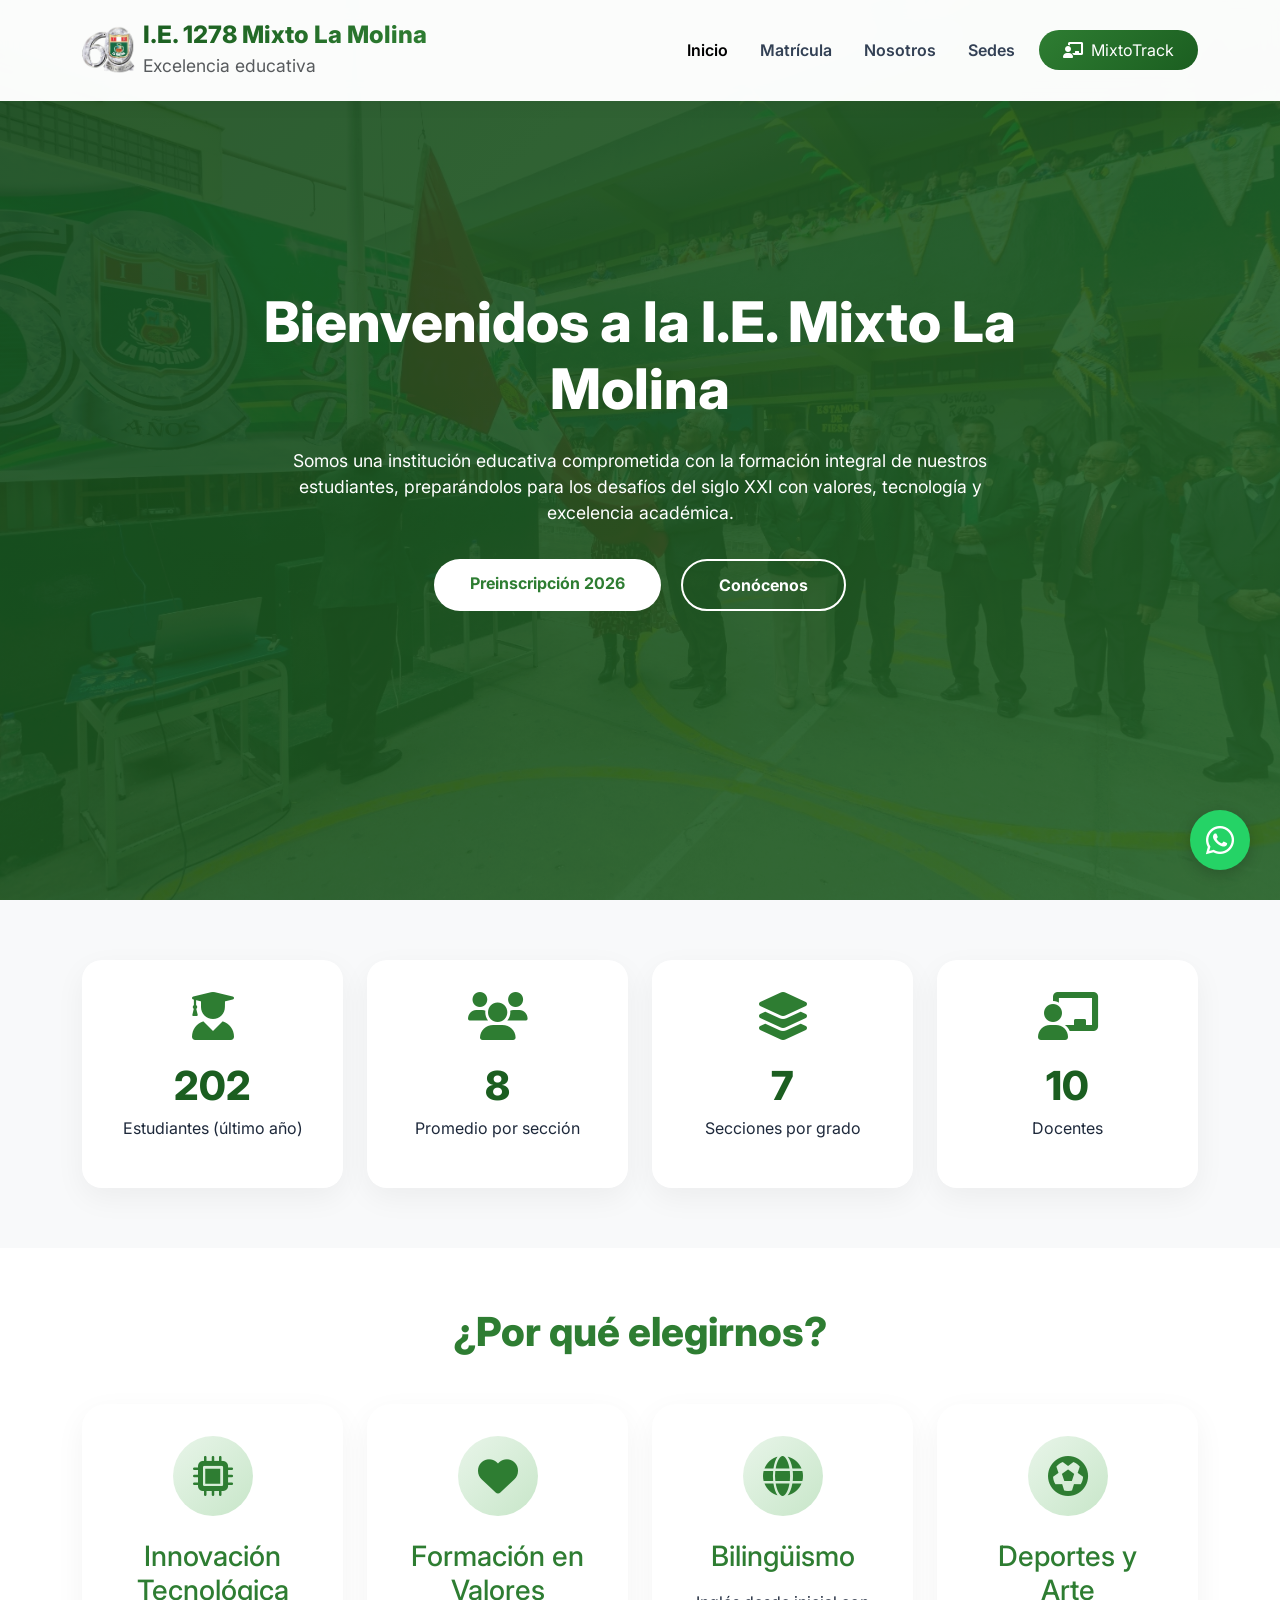
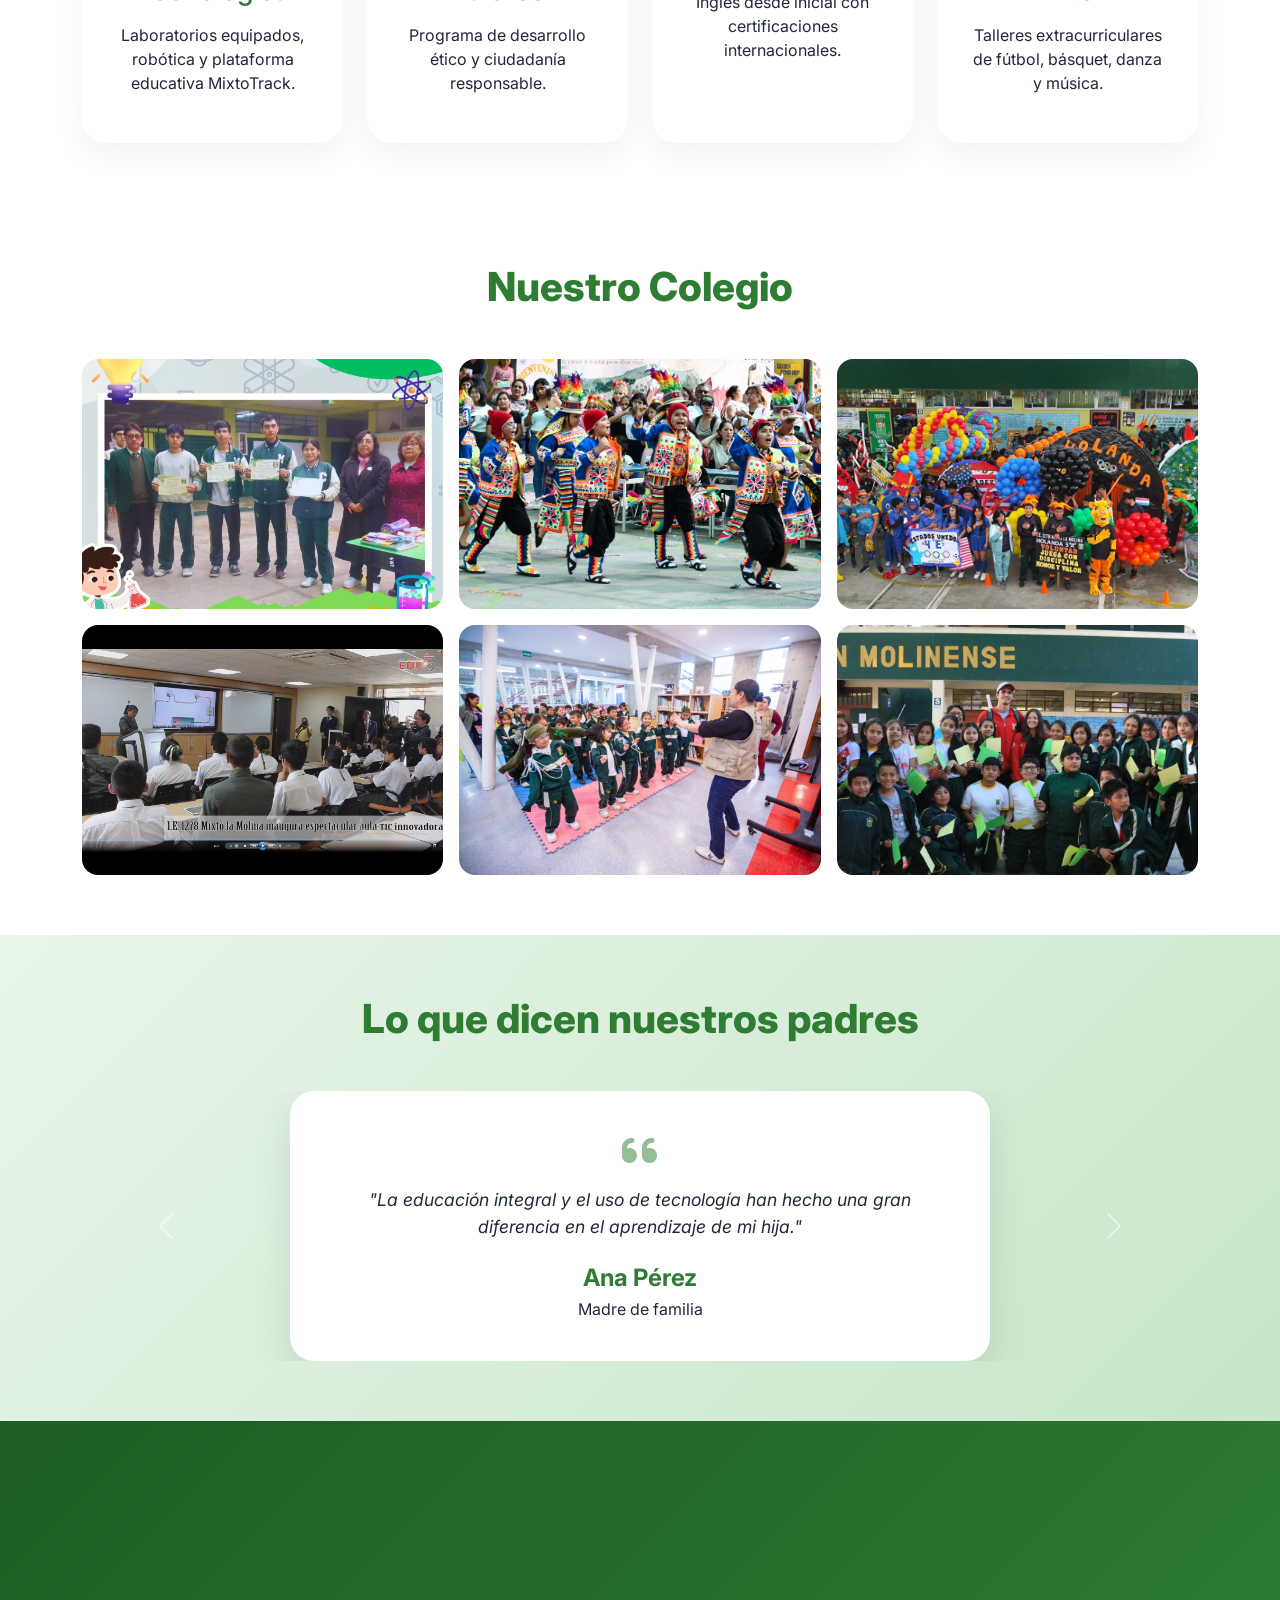
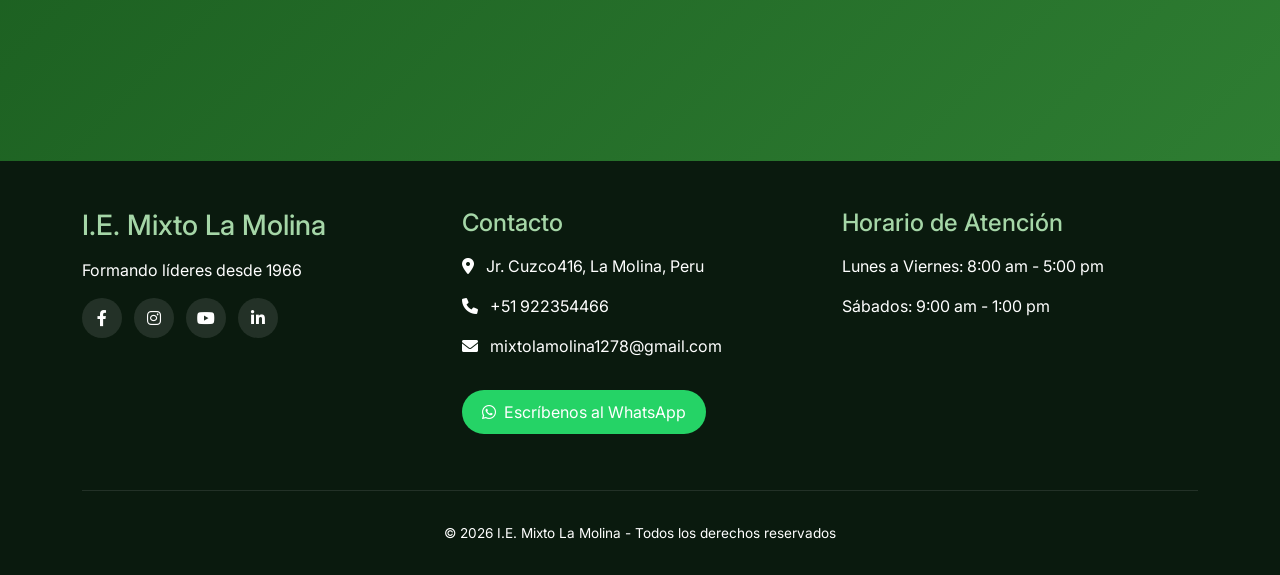
<file: pagina-web/index.html>
<!DOCTYPE html>
<html lang="es">
<head>
    <meta charset="UTF-8">
    <meta name="viewport" content="width=device-width, initial-scale=1.0">
    <title>I.E. Mixto La Molina | Excelencia Educativa</title>
    
    <!-- Bootstrap 5 -->
    <link href="https://cdn.jsdelivr.net/npm/bootstrap@5.3.0/dist/css/bootstrap.min.css" rel="stylesheet">
    <!-- Font Awesome 6 -->
    <link rel="stylesheet" href="https://cdnjs.cloudflare.com/ajax/libs/font-awesome/6.0.0/css/all.min.css">
    <!-- AOS Animations -->
    <link href="https://unpkg.com/aos@2.3.1/dist/aos.css" rel="stylesheet">
    <!-- Google Fonts -->
    <link href="https://fonts.googleapis.com/css2?family=Inter:opsz,wght@14..32,300;400;500;600;700;800&display=swap" rel="stylesheet">
    <!-- Estilos personalizados -->
    <link rel="stylesheet" href="css/styles.css">
</head>
<body>

    <!-- Navbar -->
    <nav class="navbar navbar-expand-lg fixed-top" id="mainNavbar">
        <div class="container">
            <a class="navbar-brand d-flex align-items-center" href="index.html">
                <img src="img/logo-colegio.png" alt="Logo" height="50" class="me-2">
                <div>
                    <h2 class="logo-text mb-0">I.E. 1278 Mixto La Molina</h2>
                    <small class="text-muted">Excelencia educativa</small>
                </div>
            </a>
            <button class="navbar-toggler" type="button" data-bs-toggle="collapse" data-bs-target="#navbarNav">
                <span class="navbar-toggler-icon"></span>
            </button>
            <div class="collapse navbar-collapse" id="navbarNav">
                <ul class="navbar-nav ms-auto align-items-center">
                    <li class="nav-item"><a class="nav-link active" href="index.html">Inicio</a></li>
                    <li class="nav-item"><a class="nav-link" href="matricula.html">Matrícula</a></li>
                    <li class="nav-item"><a class="nav-link" href="nosotros.html">Nosotros</a></li>
                    <li class="nav-item"><a class="nav-link" href="sedes.html">Sedes</a></li>
                    <li class="nav-item"><a class="btn-mixtotrack ms-2" href="http://localhost:8000/dashboard/login/" target="_blank"><i class="fas fa-chalkboard-user me-2"></i>MixtoTrack</a></li>
                </ul>
            </div>
        </div>
    </nav>

    <!-- Hero Section con Parallax -->
    <section class="hero">
        <div class="hero-overlay"></div>
        <div class="container hero-content">
            <h1 data-aos="fade-up">Bienvenidos a la I.E. Mixto La Molina</h1>
            <p class="hero-lema" data-aos="fade-up" data-aos-delay="100">"Educación, Tecnología y Futuro"</p>
            <p class="hero-desc" data-aos="fade-up" data-aos-delay="200">Somos una institución educativa comprometida con la formación integral de nuestros estudiantes, preparándolos para los desafíos del siglo XXI con valores, tecnología y excelencia académica.</p>
            <div class="hero-buttons" data-aos="fade-up" data-aos-delay="300">
                <a href="matricula.html" class="btn-primary-custom">Preinscripción 2026</a>
                <a href="nosotros.html" class="btn-outline-custom">Conócenos</a>
            </div>
        </div>
    </section>

    <!-- Stats Section con contadores animados -->
    <section class="stats-section">
        <div class="container">
            <div class="row g-4">
                <div class="col-md-3 col-6" data-aos="fade-up">
                    <div class="stat-card">
                        <i class="fas fa-user-graduate"></i>
                        <div class="stat-number"><span class="counter" data-target="937">0</span></div>
                        <p>Estudiantes (último año)</p>
                    </div>
                </div>
                <div class="col-md-3 col-6" data-aos="fade-up" data-aos-delay="100">
                    <div class="stat-card">
                        <i class="fas fa-users"></i>
                        <div class="stat-number"><span class="counter" data-target="33">0</span></div>
                        <p>Promedio por sección</p>
                    </div>
                </div>
                <div class="col-md-3 col-6" data-aos="fade-up" data-aos-delay="200">
                    <div class="stat-card">
                        <i class="fas fa-layer-group"></i>
                        <div class="stat-number"><span class="counter" data-target="28">0</span></div>
                        <p>Secciones por grado</p>
                    </div>
                </div>
                <div class="col-md-3 col-6" data-aos="fade-up" data-aos-delay="300">
                    <div class="stat-card">
                        <i class="fas fa-chalkboard-user"></i>
                        <div class="stat-number"><span class="counter" data-target="46">0</span></div>
                        <p>Docentes</p>
                    </div>
                </div>
            </div>
        </div>
    </section>

    <!-- ¿Por qué elegirnos? -->
    <section class="razones-section">
        <div class="container">
            <h2 class="section-title" data-aos="fade-up">¿Por qué elegirnos?</h2>
            <div class="row g-4">
                <div class="col-md-3" data-aos="flip-left">
                    <div class="razon-card">
                        <div class="razon-icon"><i class="fas fa-microchip"></i></div>
                        <h3>Innovación Tecnológica</h3>
                        <p>Laboratorios equipados, robótica y plataforma educativa MixtoTrack.</p>
                    </div>
                </div>
                <div class="col-md-3" data-aos="flip-left" data-aos-delay="100">
                    <div class="razon-card">
                        <div class="razon-icon"><i class="fas fa-heart"></i></div>
                        <h3>Formación en Valores</h3>
                        <p>Programa de desarrollo ético y ciudadanía responsable.</p>
                    </div>
                </div>
                <div class="col-md-3" data-aos="flip-left" data-aos-delay="200">
                    <div class="razon-card">
                        <div class="razon-icon"><i class="fas fa-globe"></i></div>
                        <h3>Bilingüismo</h3>
                        <p>Inglés desde inicial con certificaciones internacionales.</p>
                    </div>
                </div>
                <div class="col-md-3" data-aos="flip-left" data-aos-delay="300">
                    <div class="razon-card">
                        <div class="razon-icon"><i class="fas fa-futbol"></i></div>
                        <h3>Deportes y Arte</h3>
                        <p>Talleres extracurriculares de fútbol, básquet, danza y música.</p>
                    </div>
                </div>
            </div>
        </div>
    </section>

    <!-- Galería de Fotos -->
    <section class="galeria-section">
        <div class="container">
            <h2 class="section-title" data-aos="fade-up">Nuestro Colegio</h2>
            <div class="row g-3">
                <div class="col-md-4" data-aos="fade-up">
                    <div class="galeria-item">
                        <img src="img/galeria1.jpg" alt="Clase de robótica">
                        <div class="galeria-overlay">
                            <i class="fas fa-search-plus"></i>
                        </div>
                    </div>
                </div>
                <div class="col-md-4" data-aos="fade-up" data-aos-delay="100">
                    <div class="galeria-item">
                        <img src="img/galeria2.jpg" alt="Taller de arte">
                        <div class="galeria-overlay">
                            <i class="fas fa-search-plus"></i>
                        </div>
                    </div>
                </div>
                <div class="col-md-4" data-aos="fade-up" data-aos-delay="200">
                    <div class="galeria-item">
                        <img src="img/galeria3.jpg" alt="Campeonato deportivo">
                        <div class="galeria-overlay">
                            <i class="fas fa-search-plus"></i>
                        </div>
                    </div>
                </div>
                <div class="col-md-4" data-aos="fade-up" data-aos-delay="300">
                    <div class="galeria-item">
                        <img src="img/galeria4.jpg" alt="Laboratorio de ciencias">
                        <div class="galeria-overlay">
                            <i class="fas fa-search-plus"></i>
                        </div>
                    </div>
                </div>
                <div class="col-md-4" data-aos="fade-up" data-aos-delay="400">
                    <div class="galeria-item">
                        <img src="img/galeria5.jpg" alt="Biblioteca moderna">
                        <div class="galeria-overlay">
                            <i class="fas fa-search-plus"></i>
                        </div>
                    </div>
                </div>
                <div class="col-md-4" data-aos="fade-up" data-aos-delay="500">
                    <div class="galeria-item">
                        <img src="img/galeria6.jpg" alt="Patio de recreación">
                        <div class="galeria-overlay">
                            <i class="fas fa-search-plus"></i>
                        </div>
                    </div>
                </div>
            </div>
        </div>
    </section>

    <!-- Testimonios -->
    <section class="testimonios-section">
        <div class="container">
            <h2 class="section-title" data-aos="fade-up">Lo que dicen nuestros padres</h2>
            <div id="testimoniosCarousel" class="carousel slide" data-bs-ride="carousel">
                <div class="carousel-inner">
                    <div class="carousel-item active">
                        <div class="testimonio-card">
                            <i class="fas fa-quote-left"></i>
                            <p>"La educación integral y el uso de tecnología han hecho una gran diferencia en el aprendizaje de mi hija."</p>
                            <h4>Ana Pérez</h4>
                            <span>Madre de familia</span>
                        </div>
                    </div>
                    <div class="carousel-item">
                        <div class="testimonio-card">
                            <i class="fas fa-quote-left"></i>
                            <p>"Los talleres y el acompañamiento docente son excelentes. Mi hijo ha mejorado mucho sus calificaciones."</p>
                            <h4>Carlos Gómez</h4>
                            <span>Padre de familia</span>
                        </div>
                    </div>
                    <div class="carousel-item">
                        <div class="testimonio-card">
                            <i class="fas fa-quote-left"></i>
                            <p>"La plataforma MixtoTrack nos permite seguir el progreso de nuestros hijos en tiempo real. Increíble."</p>
                            <h4>Rosa Mendoza</h4>
                            <span>Madre de familia</span>
                        </div>
                    </div>
                </div>
                <button class="carousel-control-prev" type="button" data-bs-target="#testimoniosCarousel" data-bs-slide="prev">
                    <span class="carousel-control-prev-icon" aria-hidden="true"></span>
                </button>
                <button class="carousel-control-next" type="button" data-bs-target="#testimoniosCarousel" data-bs-slide="next">
                    <span class="carousel-control-next-icon" aria-hidden="true"></span>
                </button>
            </div>
        </div>
    </section>

    <!-- CTA Final -->
    <section class="cta-section">
        <div class="container text-center">
            <h2 data-aos="fade-up">¿Listo para formar parte de nuestra comunidad?</h2>
            <p data-aos="fade-up" data-aos-delay="100">Inscríbete ahora y asegura una vacante para el año 2026</p>
            <a href="matricula.html" class="btn-cta" data-aos="fade-up" data-aos-delay="200">Solicitar Información</a>
        </div>
    </section>

    <!-- Footer -->
    <footer class="footer">
        <div class="container">
            <div class="row">
                <div class="col-md-4 mb-4">
                    <h3>I.E. Mixto La Molina</h3>
                    <p>Formando líderes desde 1966</p>
                    <div class="social-links">
                        <a href="#" class="social-icon"><i class="fab fa-facebook-f"></i></a>
                        <a href="#" class="social-icon"><i class="fab fa-instagram"></i></a>
                        <a href="#" class="social-icon"><i class="fab fa-youtube"></i></a>
                        <a href="#" class="social-icon"><i class="fab fa-linkedin-in"></i></a>
                    </div>
                </div>
                <div class="col-md-4 mb-4">
                    <h4>Contacto</h4>
                    <p><i class="fas fa-map-marker-alt me-2"></i> Jr. Cuzco416, La Molina, Peru</p>
                    <p><i class="fas fa-phone me-2"></i> +51 922354466</p>
                    <p><i class="fas fa-envelope me-2"></i> mixtolamolina1278@gmail.com</p>
                    <a href="https://wa.me/922354466" class="btn-whatsapp" target="_blank">
                        <i class="fab fa-whatsapp me-2"></i> Escríbenos al WhatsApp
                    </a>
                </div>
                <div class="col-md-4 mb-4">
                    <h4>Horario de Atención</h4>
                    <p>Lunes a Viernes: 8:00 am - 5:00 pm</p>
                    <p>Sábados: 9:00 am - 1:00 pm</p>
                </div>
            </div>
            <div class="footer-bottom">
                <p>&copy; 2026 I.E. Mixto La Molina - Todos los derechos reservados</p>
            </div>
        </div>
    </footer>

    <!-- Botón flotante WhatsApp -->
    <a href="https://wa.me/51987654321" class="whatsapp-float" target="_blank">
        <i class="fab fa-whatsapp"></i>
    </a>

    <!-- Scripts -->
    <script src="https://cdn.jsdelivr.net/npm/bootstrap@5.3.0/dist/js/bootstrap.bundle.min.js"></script>
    <script src="https://unpkg.com/aos@2.3.1/dist/aos.js"></script>
    <script src="js/script.js"></script>
</body>
</html>
</file>
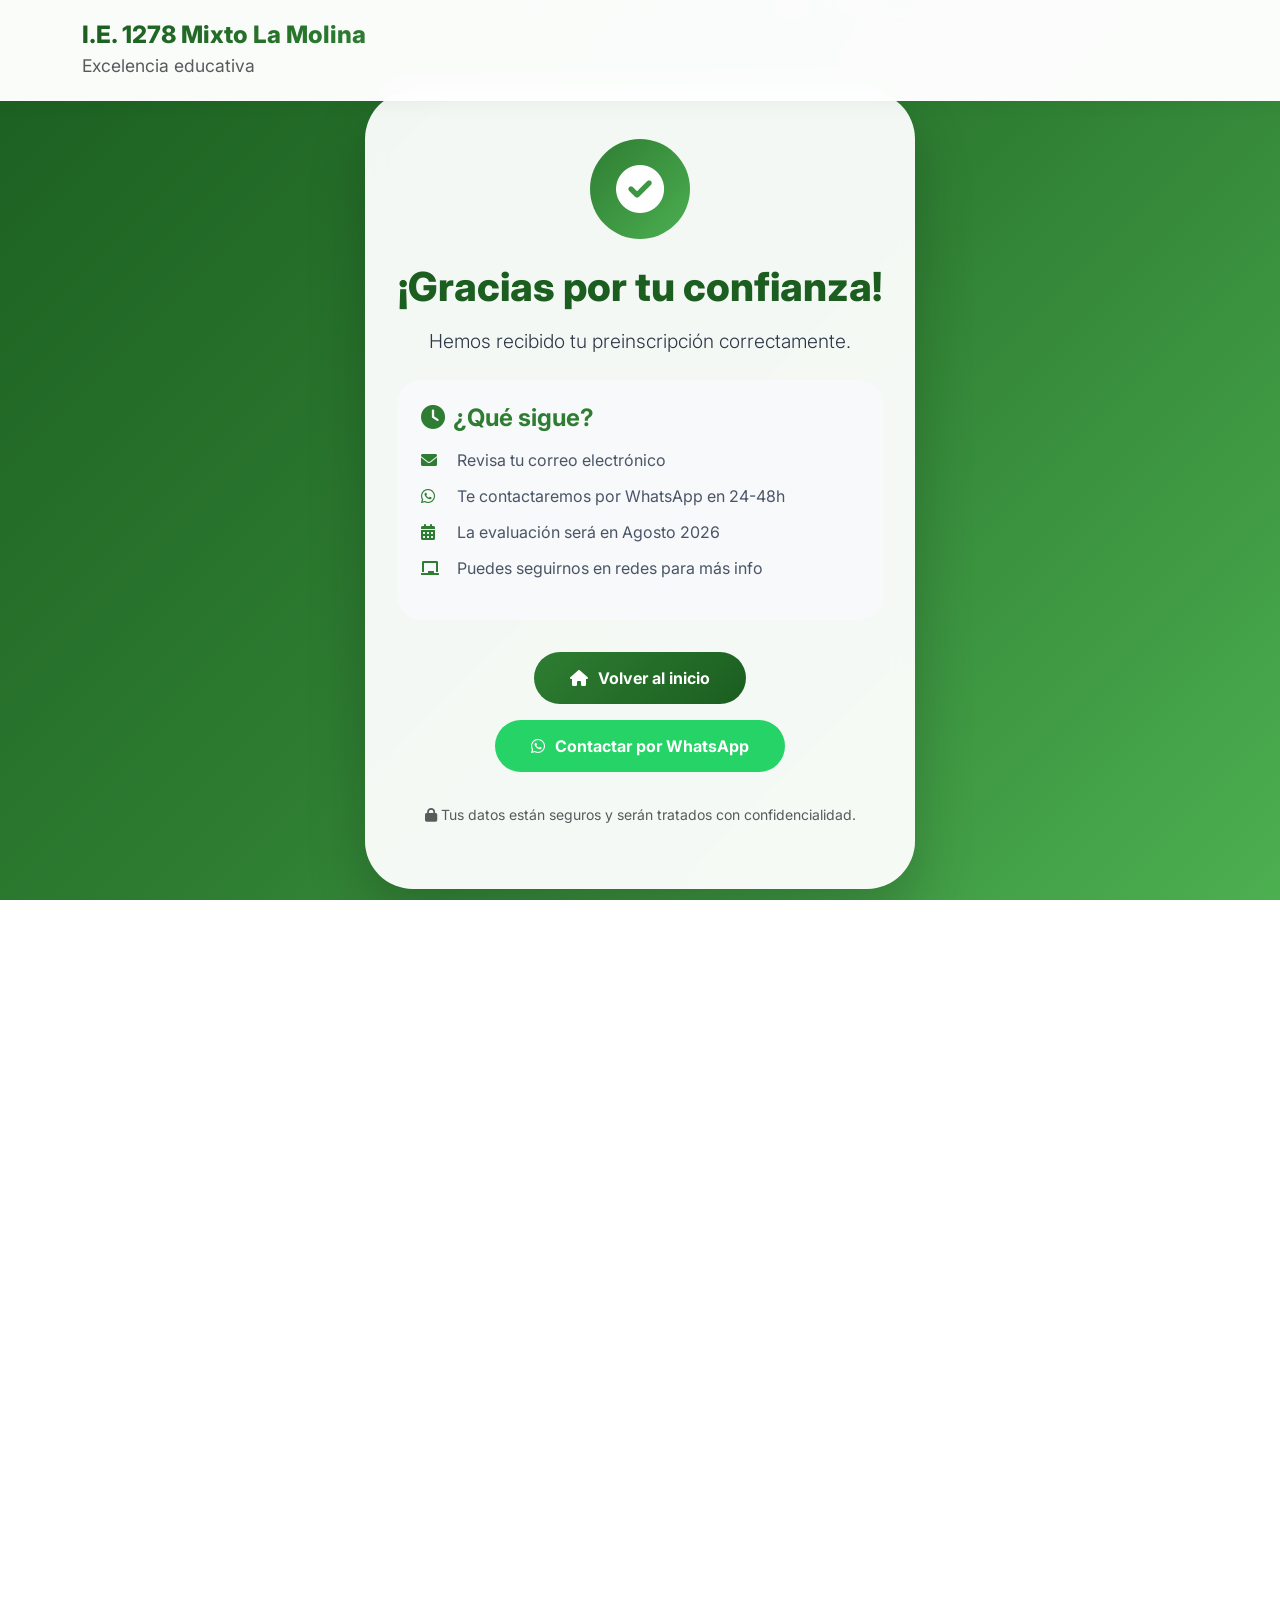
<file: pagina-web/gracias.html>
<!DOCTYPE html>
<html lang="es">
<head>
    <meta charset="UTF-8">
    <meta name="viewport" content="width=device-width, initial-scale=1.0">
    <title>¡Gracias! | I.E. 1278 Mixto La Molina</title>
    
    <!-- Bootstrap 5 -->
    <link href="https://cdn.jsdelivr.net/npm/bootstrap@5.3.0/dist/css/bootstrap.min.css" rel="stylesheet">
    <!-- Font Awesome 6 -->
    <link rel="stylesheet" href="https://cdnjs.cloudflare.com/ajax/libs/font-awesome/6.0.0/css/all.min.css">
    <!-- AOS Animations -->
    <link href="https://unpkg.com/aos@2.3.1/dist/aos.css" rel="stylesheet">
    <!-- Google Fonts -->
    <link href="https://fonts.googleapis.com/css2?family=Inter:opsz,wght@14..32,300;400;500;600;700;800&display=swap" rel="stylesheet">
    
    <style>
        * {
            margin: 0;
            padding: 0;
            box-sizing: border-box;
        }

        body {
            font-family: 'Inter', sans-serif;
            overflow-x: hidden;
        }

        .navbar {
            background: rgba(255, 255, 255, 0.98);
            backdrop-filter: blur(10px);
            box-shadow: 0 2px 20px rgba(0, 0, 0, 0.05);
            padding: 1rem 0;
            transition: all 0.3s ease;
        }

        .navbar-scrolled {
            padding: 0.5rem 0;
            background: white;
            box-shadow: 0 4px 25px rgba(0, 0, 0, 0.1);
        }

        .logo-text {
            font-weight: 800;
            font-size: 1.5rem;
            background: linear-gradient(135deg, #1B5E20, #2E7D32);
            -webkit-background-clip: text;
            background-clip: text;
            color: transparent;
        }

        .hero-gracias {
            min-height: 100vh;
            background: linear-gradient(135deg, #1B5E20 0%, #2E7D32 50%, #4CAF50 100%);
            position: relative;
            overflow: hidden;
            display: flex;
            align-items: center;
            justify-content: center;
            text-align: center;
            /* 👇 ESTO ES LO NUEVO - compensa el navbar fijo */
            padding-top: 80px;
        }

        /* Partículas de fondo */
        .particles {
            position: absolute;
            top: 0;
            left: 0;
            width: 100%;
            height: 100%;
            overflow: hidden;
        }

        .particle {
            position: absolute;
            background: rgba(255, 255, 255, 0.1);
            border-radius: 50%;
            animation: float 20s infinite;
        }

        @keyframes float {
            0% {
                transform: translateY(100vh) rotate(0deg);
                opacity: 0;
            }
            10% {
                opacity: 1;
            }
            90% {
                opacity: 1;
            }
            100% {
                transform: translateY(-100vh) rotate(720deg);
                opacity: 0;
            }
        }

        .gracias-card {
            position: relative;
            z-index: 2;
            background: rgba(255, 255, 255, 0.95);
            backdrop-filter: blur(10px);
            border-radius: 48px;
            padding: 3rem 2rem;
            max-width: 550px;
            margin: 0 auto;
            box-shadow: 0 30px 60px rgba(0, 0, 0, 0.2);
            animation: fadeInUp 0.8s ease;
        }

        @keyframes fadeInUp {
            from {
                opacity: 0;
                transform: translateY(50px);
            }
            to {
                opacity: 1;
                transform: translateY(0);
            }
        }

        .icon-circle {
            width: 100px;
            height: 100px;
            background: linear-gradient(135deg, #2E7D32, #4CAF50);
            border-radius: 50%;
            display: flex;
            align-items: center;
            justify-content: center;
            margin: 0 auto 1.5rem;
            animation: pulse 2s infinite;
        }

        @keyframes pulse {
            0% {
                transform: scale(1);
                box-shadow: 0 0 0 0 rgba(76, 175, 80, 0.7);
            }
            70% {
                transform: scale(1.05);
                box-shadow: 0 0 0 15px rgba(76, 175, 80, 0);
            }
            100% {
                transform: scale(1);
                box-shadow: 0 0 0 0 rgba(76, 175, 80, 0);
            }
        }

        .icon-circle i {
            font-size: 3rem;
            color: white;
        }

        .gracias-card h1 {
            font-size: 2.5rem;
            font-weight: 800;
            color: #1B5E20;
            margin-bottom: 1rem;
        }

        .gracias-card .lead {
            font-size: 1.2rem;
            color: #2d3748;
            margin-bottom: 1.5rem;
        }

        .info-box {
            background: #F8F9FA;
            border-radius: 24px;
            padding: 1.5rem;
            margin: 1.5rem 0;
            text-align: left;
        }

        .info-box h4 {
            color: #2E7D32;
            font-weight: 700;
            margin-bottom: 1rem;
        }

        .info-box ul {
            list-style: none;
            padding-left: 0;
        }

        .info-box ul li {
            margin-bottom: 0.75rem;
            display: flex;
            align-items: center;
            gap: 0.75rem;
            color: #4a5568;
        }

        .info-box ul li i {
            color: #2E7D32;
            width: 24px;
        }

        .btn-volver {
            background: linear-gradient(135deg, #2E7D32, #1B5E20);
            color: white;
            padding: 14px 36px;
            border-radius: 50px;
            text-decoration: none;
            font-weight: 700;
            display: inline-flex;
            align-items: center;
            gap: 10px;
            transition: all 0.3s;
            margin: 0.5rem;
        }

        .btn-volver:hover {
            transform: translateY(-3px);
            box-shadow: 0 15px 30px rgba(46, 125, 50, 0.3);
            color: white;
        }

        .btn-whatsapp-gracias {
            background: #25D366;
            color: white;
            padding: 14px 36px;
            border-radius: 50px;
            text-decoration: none;
            font-weight: 700;
            display: inline-flex;
            align-items: center;
            gap: 10px;
            transition: all 0.3s;
            margin: 0.5rem;
        }

        .btn-whatsapp-gracias:hover {
            transform: translateY(-3px);
            box-shadow: 0 15px 30px rgba(37, 211, 102, 0.3);
            color: white;
        }

        .confetti {
            position: fixed;
            width: 10px;
            height: 10px;
            background: #FFD700;
            position: absolute;
            animation: confettiFall 3s linear forwards;
            z-index: 9999;
            pointer-events: none;
        }

        @keyframes confettiFall {
            0% {
                transform: translateY(-100vh) rotate(0deg);
                opacity: 1;
            }
            100% {
                transform: translateY(100vh) rotate(360deg);
                opacity: 0;
            }
        }

        @media (max-width: 768px) {
            .hero-gracias {
                padding-top: 70px;
            }
            .gracias-card {
                margin: 1rem;
                padding: 2rem 1.5rem;
            }
            .gracias-card h1 {
                font-size: 1.8rem;
            }
            .btn-volver, .btn-whatsapp-gracias {
                display: flex;
                width: 100%;
                justify-content: center;
            }
        }
    </style>
</head>
<body>

    <!-- Navbar -->
    <nav class="navbar navbar-expand-lg fixed-top" id="mainNavbar">
        <div class="container">
            <a class="navbar-brand" href="index.html">
                <h2 class="logo-text mb-0">I.E. 1278 Mixto La Molina</h2>
                <small class="text-muted">Excelencia educativa</small>
            </a>
        </div>
    </nav>

    <section class="hero-gracias">
        <!-- Partículas flotantes -->
        <div class="particles" id="particles"></div>
        
        <div class="container">
            <div class="gracias-card" data-aos="zoom-in">
                <div class="icon-circle">
                    <i class="fas fa-check-circle"></i>
                </div>
                
                <h1>¡Gracias por tu confianza!</h1>
                <p class="lead">Hemos recibido tu preinscripción correctamente.</p>
                
                <div class="info-box" data-aos="fade-up" data-aos-delay="100">
                    <h4><i class="fas fa-clock me-2"></i>¿Qué sigue?</h4>
                    <ul>
                        <li><i class="fas fa-envelope"></i> Revisa tu correo electrónico</li>
                        <li><i class="fab fa-whatsapp"></i> Te contactaremos por WhatsApp en 24-48h</li>
                        <li><i class="fas fa-calendar-alt"></i> La evaluación será en Agosto 2026</li>
                        <li><i class="fas fa-chalkboard"></i> Puedes seguirnos en redes para más info</li>
                    </ul>
                </div>
                
                <div data-aos="fade-up" data-aos-delay="200">
                    <a href="index.html" class="btn-volver">
                        <i class="fas fa-home"></i> Volver al inicio
                    </a>
                    <a href="https://wa.me/51922354466" class="btn-whatsapp-gracias" target="_blank">
                        <i class="fab fa-whatsapp"></i> Contactar por WhatsApp
                    </a>
                </div>
                
                <p class="mt-4 text-muted small">
                    <i class="fas fa-lock"></i> Tus datos están seguros y serán tratados con confidencialidad.
                </p>
            </div>
        </div>
    </section>

    <script src="https://cdn.jsdelivr.net/npm/bootstrap@5.3.0/dist/js/bootstrap.bundle.min.js"></script>
    <script src="https://unpkg.com/aos@2.3.1/dist/aos.js"></script>
    <script>
        // Inicializar AOS
        AOS.init({
            duration: 800,
            once: true
        });

        // Navbar scroll effect
        window.addEventListener('scroll', function() {
            const navbar = document.getElementById('mainNavbar');
            if (window.scrollY > 50) {
                navbar.classList.add('navbar-scrolled');
            } else {
                navbar.classList.remove('navbar-scrolled');
            }
        });

        // Generar partículas flotantes
        function createParticles() {
            const particlesContainer = document.getElementById('particles');
            const particleCount = 50;
            
            for (let i = 0; i < particleCount; i++) {
                const particle = document.createElement('div');
                particle.classList.add('particle');
                
                const size = Math.random() * 15 + 5;
                particle.style.width = size + 'px';
                particle.style.height = size + 'px';
                particle.style.left = Math.random() * 100 + '%';
                const duration = Math.random() * 15 + 10;
                particle.style.animationDuration = duration + 's';
                particle.style.animationDelay = Math.random() * 10 + 's';
                particle.style.opacity = Math.random() * 0.3 + 0.1;
                
                particlesContainer.appendChild(particle);
            }
        }
        
        createParticles();

        // Confeti al cargar la página
        function createConfetti() {
            const colors = ['#FFD700', '#FF6B6B', '#4ECDC4', '#45B7D1', '#96CEB4', '#FFEAA7'];
            
            for (let i = 0; i < 100; i++) {
                const confetti = document.createElement('div');
                confetti.classList.add('confetti');
                confetti.style.left = Math.random() * 100 + '%';
                confetti.style.backgroundColor = colors[Math.floor(Math.random() * colors.length)];
                confetti.style.width = Math.random() * 8 + 4 + 'px';
                confetti.style.height = Math.random() * 8 + 4 + 'px';
                confetti.style.animationDuration = Math.random() * 2 + 2 + 's';
                confetti.style.animationDelay = Math.random() * 2 + 's';
                document.body.appendChild(confetti);
                
                setTimeout(() => {
                    confetti.remove();
                }, 4000);
            }
        }
        
        setTimeout(createConfetti, 500);
    </script>
</body>
</html>
</file>
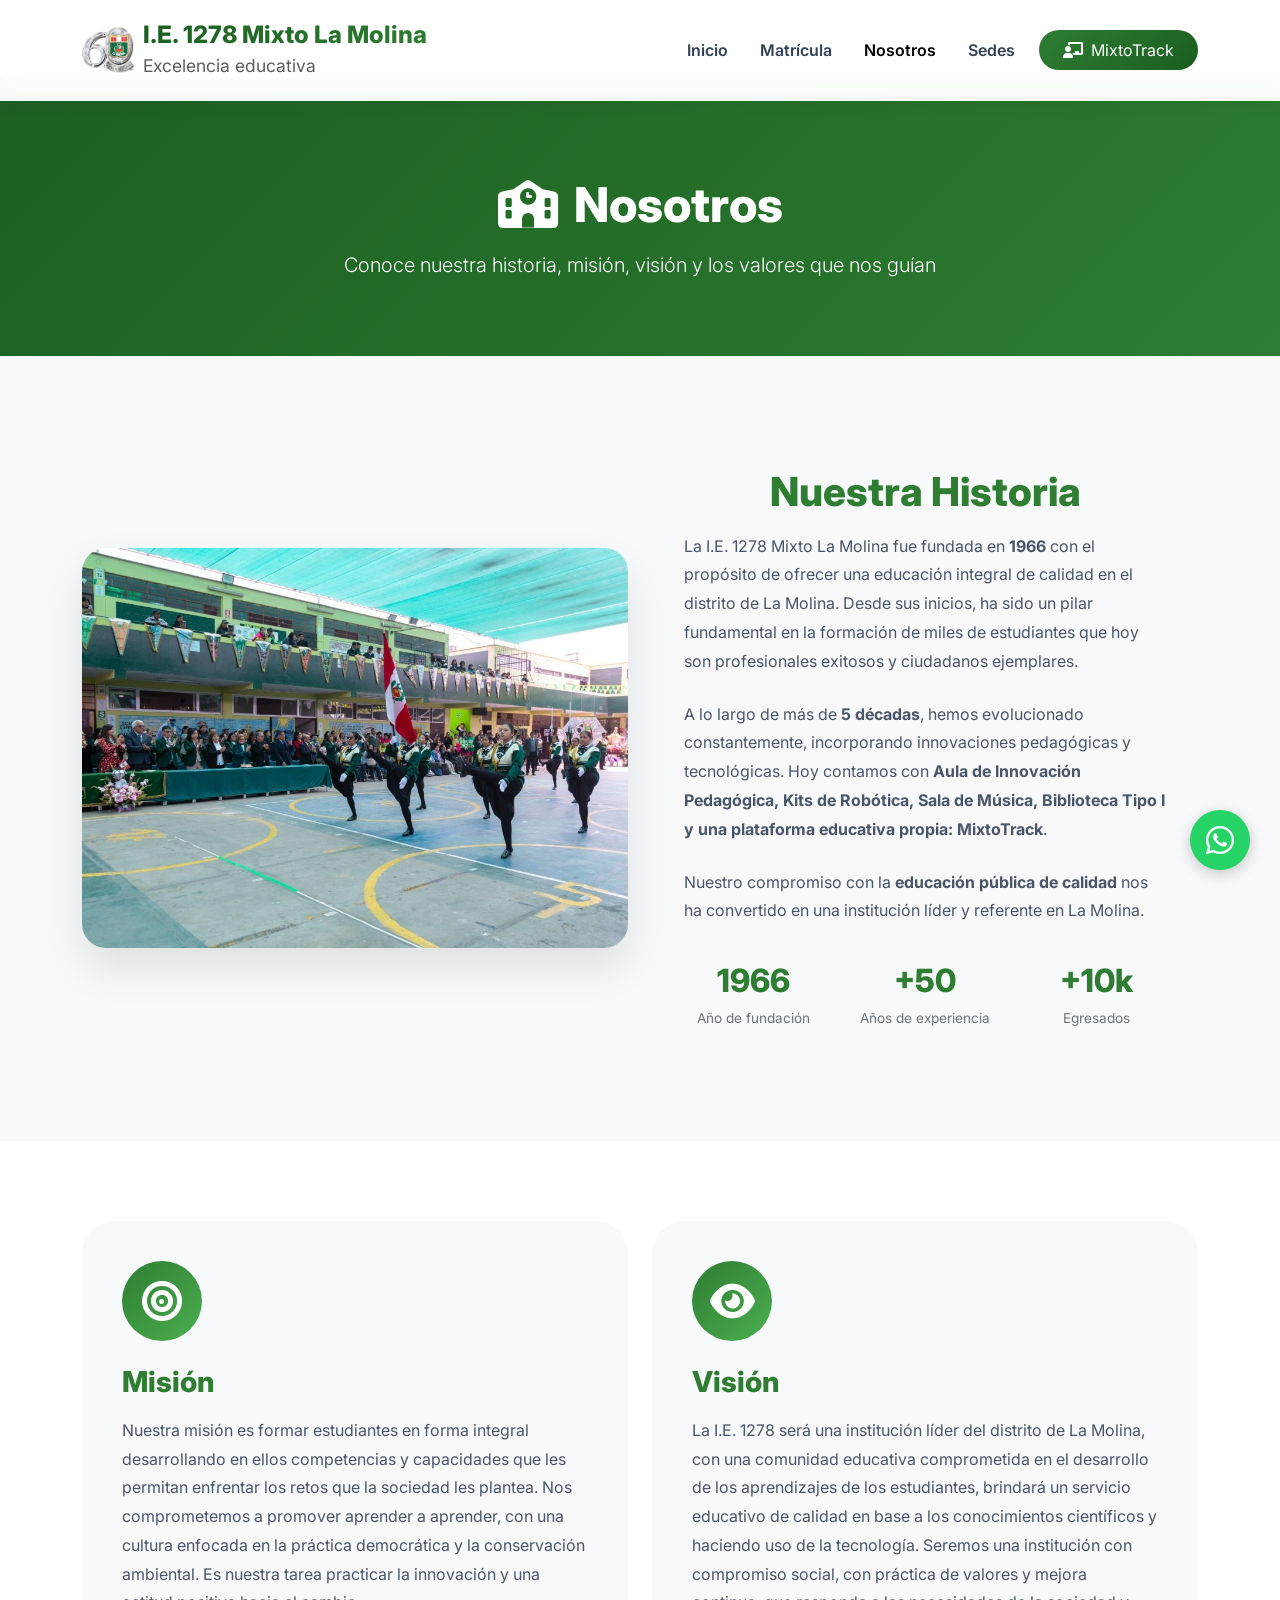
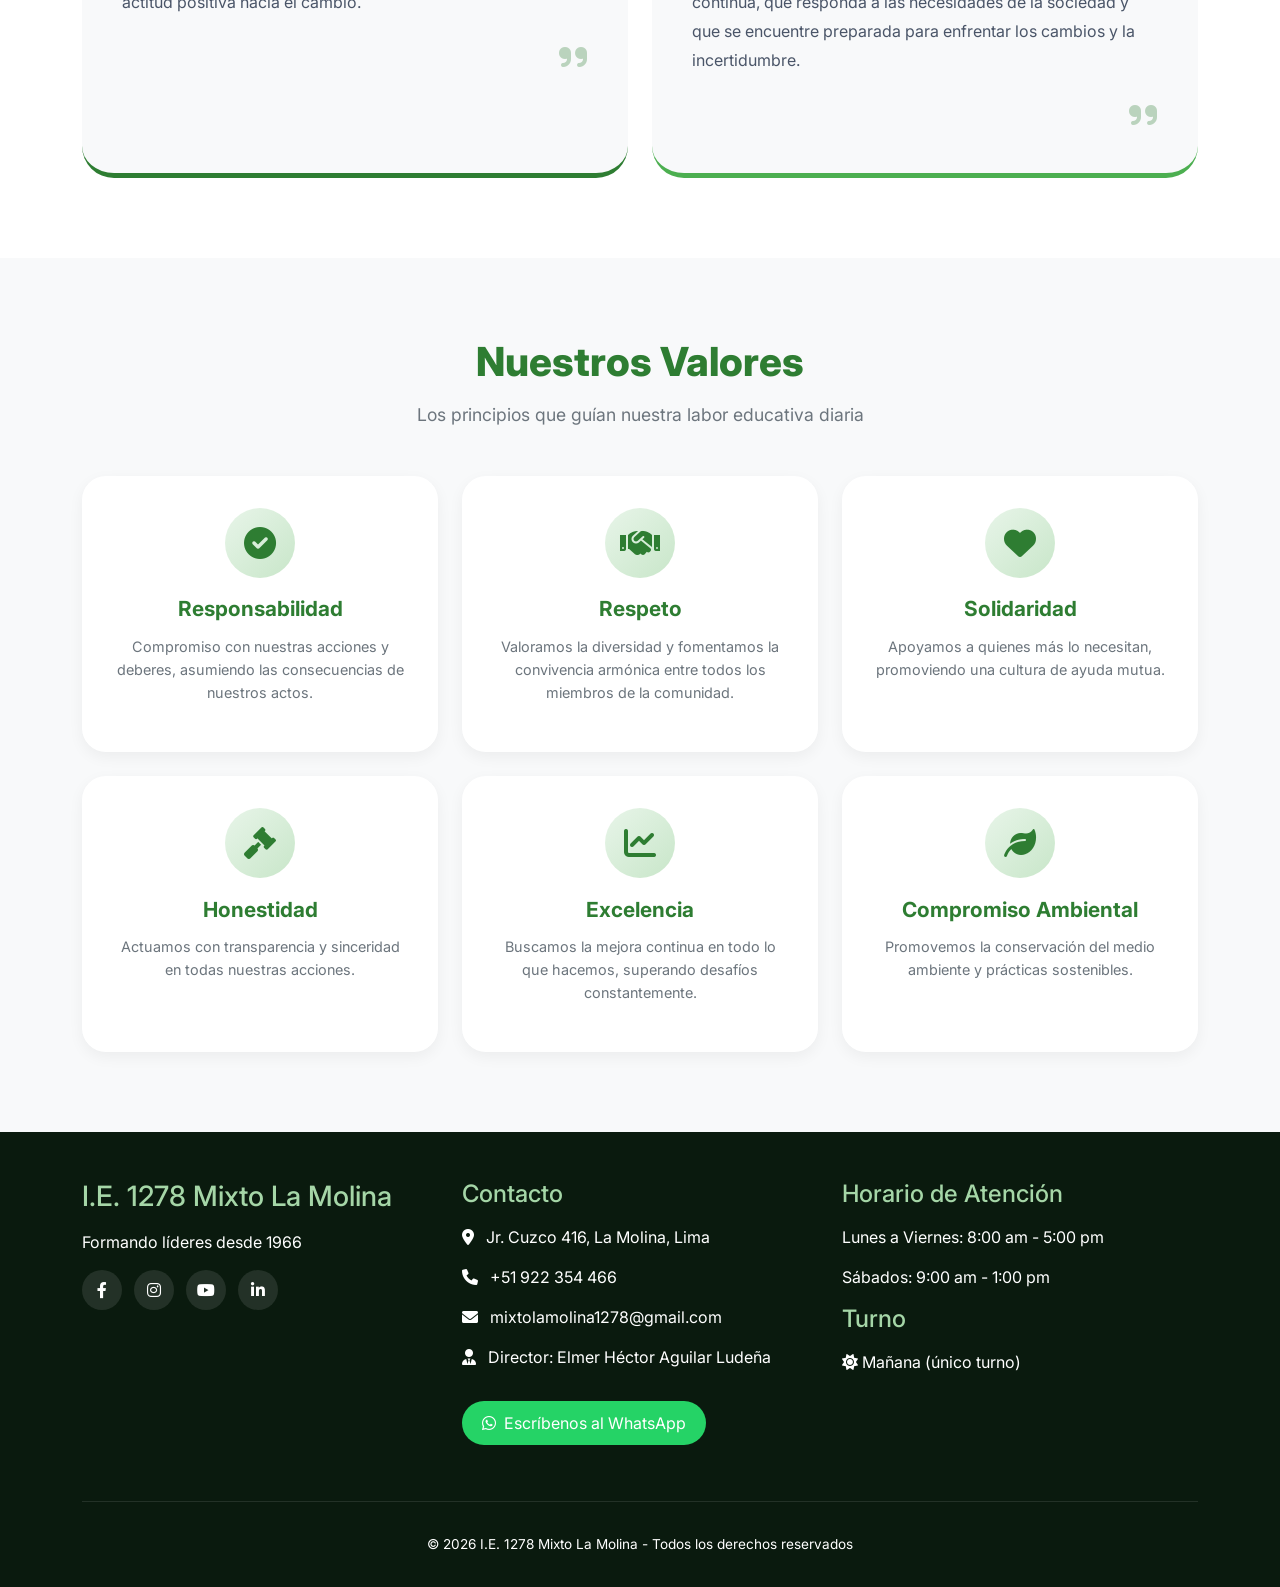
<file: pagina-web/nosotros.html>
<!DOCTYPE html>
<html lang="es">
<head>
    <meta charset="UTF-8">
    <meta name="viewport" content="width=device-width, initial-scale=1.0">
    <title>Nosotros | I.E. 1278 Mixto La Molina</title>
    
    <!-- Bootstrap 5 -->
    <link href="https://cdn.jsdelivr.net/npm/bootstrap@5.3.0/dist/css/bootstrap.min.css" rel="stylesheet">
    <!-- Font Awesome 6 -->
    <link rel="stylesheet" href="https://cdnjs.cloudflare.com/ajax/libs/font-awesome/6.0.0/css/all.min.css">
    <!-- AOS Animations -->
    <link href="https://unpkg.com/aos@2.3.1/dist/aos.css" rel="stylesheet">
    <!-- Google Fonts -->
    <link href="https://fonts.googleapis.com/css2?family=Inter:opsz,wght@14..32,300;400;500;600;700;800&display=swap" rel="stylesheet">
    <!-- Estilos personalizados -->
    <link rel="stylesheet" href="css/styles.css">
</head>
<body>

    <!-- Navbar -->
    <nav class="navbar navbar-expand-lg fixed-top" id="mainNavbar">
        <div class="container">
            <a class="navbar-brand d-flex align-items-center" href="index.html">
                <img src="img/logo-colegio.png" alt="Logo" height="50" class="me-2">
                <div>
                    <h2 class="logo-text mb-0">I.E. 1278 Mixto La Molina</h2>
                    <small class="text-muted">Excelencia educativa</small>
                </div>
            </a>
            <button class="navbar-toggler" type="button" data-bs-toggle="collapse" data-bs-target="#navbarNav">
                <span class="navbar-toggler-icon"></span>
            </button>
            <div class="collapse navbar-collapse" id="navbarNav">
                <ul class="navbar-nav ms-auto align-items-center">
                    <li class="nav-item"><a class="nav-link" href="index.html">Inicio</a></li>
                    <li class="nav-item"><a class="nav-link" href="matricula.html">Matrícula</a></li>
                    <li class="nav-item"><a class="nav-link active" href="nosotros.html">Nosotros</a></li>
                    <li class="nav-item"><a class="nav-link" href="sedes.html">Sedes</a></li>
                    <li class="nav-item"><a class="btn-mixtotrack ms-2" href="http://localhost:8000/dashboard/login/" target="_blank"><i class="fas fa-chalkboard-user me-2"></i>MixtoTrack</a></li>
                </ul>
            </div>
        </div>
    </nav>

    <!-- Header de página -->
    <section class="page-header-nosotros">
        <div class="container" data-aos="fade-up">
            <h1><i class="fas fa-school me-3"></i>Nosotros</h1>
            <p class="lead">Conoce nuestra historia, misión, visión y los valores que nos guían</p>
        </div>
    </section>

    <!-- Historia -->
    <section class="historia-section">
        <div class="container">
            <div class="row align-items-center">
                <div class="col-lg-6" data-aos="fade-right">
                    <div class="historia-imagen">
                        <img src="img/historia.jpg" alt="Historia del colegio">
                        <div class="historia-imagen-overlay">
                            <i class="fas fa-play"></i>
                        </div>
                    </div>
                </div>
                <div class="col-lg-6" data-aos="fade-left">
                    <div class="historia-content">
                        <h2 class="section-title-nosotros">Nuestra Historia</h2>
                        <p>La I.E. 1278 Mixto La Molina fue fundada en <strong>1966</strong> con el propósito de ofrecer una educación integral de calidad en el distrito de La Molina. Desde sus inicios, ha sido un pilar fundamental en la formación de miles de estudiantes que hoy son profesionales exitosos y ciudadanos ejemplares.</p>
                        <p>A lo largo de más de <strong>5 décadas</strong>, hemos evolucionado constantemente, incorporando innovaciones pedagógicas y tecnológicas. Hoy contamos con <strong>Aula de Innovación Pedagógica, Kits de Robótica, Sala de Música, Biblioteca Tipo I y una plataforma educativa propia: MixtoTrack</strong>.</p>
                        <p>Nuestro compromiso con la <strong>educación pública de calidad</strong> nos ha convertido en una institución líder y referente en La Molina.</p>
                        <div class="historia-stats">
                            <div class="stat-item">
                                <span class="stat-number-nosotros">1966</span>
                                <span class="stat-label">Año de fundación</span>
                            </div>
                            <div class="stat-item">
                                <span class="stat-number-nosotros">+50</span>
                                <span class="stat-label">Años de experiencia</span>
                            </div>
                            <div class="stat-item">
                                <span class="stat-number-nosotros">+10k</span>
                                <span class="stat-label">Egresados</span>
                            </div>
                        </div>
                    </div>
                </div>
            </div>
        </div>
    </section>

    <!-- Misión y Visión -->
    <section class="mision-vision-section">
        <div class="container">
            <div class="row g-4">
                <div class="col-lg-6" data-aos="fade-up">
                    <div class="mv-card mision-card">
                        <div class="mv-icon">
                            <i class="fas fa-bullseye"></i>
                        </div>
                        <h3>Misión</h3>
                        <p>Nuestra misión es formar estudiantes en forma integral desarrollando en ellos competencias y capacidades que les permitan enfrentar los retos que la sociedad les plantea. Nos comprometemos a promover aprender a aprender, con una cultura enfocada en la práctica democrática y la conservación ambiental. Es nuestra tarea practicar la innovación y una actitud positiva hacia el cambio.</p>
                        <div class="mv-footer">
                            <i class="fas fa-quote-right"></i>
                        </div>
                    </div>
                </div>
                <div class="col-lg-6" data-aos="fade-up" data-aos-delay="100">
                    <div class="mv-card vision-card">
                        <div class="mv-icon">
                            <i class="fas fa-eye"></i>
                        </div>
                        <h3>Visión</h3>
                        <p>La I.E. 1278 será una institución líder del distrito de La Molina, con una comunidad educativa comprometida en el desarrollo de los aprendizajes de los estudiantes, brindará un servicio educativo de calidad en base a los conocimientos científicos y haciendo uso de la tecnología. Seremos una institución con compromiso social, con práctica de valores y mejora continua, que responda a las necesidades de la sociedad y que se encuentre preparada para enfrentar los cambios y la incertidumbre.</p>
                        <div class="mv-footer">
                            <i class="fas fa-quote-right"></i>
                        </div>
                    </div>
                </div>
            </div>
        </div>
    </section>

    <!-- Valores -->
    <section class="valores-section">
        <div class="container">
            <h2 class="section-title-nosotros" data-aos="fade-up">Nuestros Valores</h2>
            <p class="valores-subtitle" data-aos="fade-up">Los principios que guían nuestra labor educativa diaria</p>
            
            <div class="row g-4">
                <div class="col-md-4" data-aos="zoom-in">
                    <div class="valor-card">
                        <div class="valor-icon">
                            <i class="fas fa-check-circle"></i>
                        </div>
                        <h3>Responsabilidad</h3>
                        <p>Compromiso con nuestras acciones y deberes, asumiendo las consecuencias de nuestros actos.</p>
                    </div>
                </div>
                <div class="col-md-4" data-aos="zoom-in" data-aos-delay="100">
                    <div class="valor-card">
                        <div class="valor-icon">
                            <i class="fas fa-handshake"></i>
                        </div>
                        <h3>Respeto</h3>
                        <p>Valoramos la diversidad y fomentamos la convivencia armónica entre todos los miembros de la comunidad.</p>
                    </div>
                </div>
                <div class="col-md-4" data-aos="zoom-in" data-aos-delay="200">
                    <div class="valor-card">
                        <div class="valor-icon">
                            <i class="fas fa-heart"></i>
                        </div>
                        <h3>Solidaridad</h3>
                        <p>Apoyamos a quienes más lo necesitan, promoviendo una cultura de ayuda mutua.</p>
                    </div>
                </div>
                <div class="col-md-4" data-aos="zoom-in" data-aos-delay="300">
                    <div class="valor-card">
                        <div class="valor-icon">
                            <i class="fas fa-gavel"></i>
                        </div>
                        <h3>Honestidad</h3>
                        <p>Actuamos con transparencia y sinceridad en todas nuestras acciones.</p>
                    </div>
                </div>
                <div class="col-md-4" data-aos="zoom-in" data-aos-delay="400">
                    <div class="valor-card">
                        <div class="valor-icon">
                            <i class="fas fa-chart-line"></i>
                        </div>
                        <h3>Excelencia</h3>
                        <p>Buscamos la mejora continua en todo lo que hacemos, superando desafíos constantemente.</p>
                    </div>
                </div>
                <div class="col-md-4" data-aos="zoom-in" data-aos-delay="500">
                    <div class="valor-card">
                        <div class="valor-icon">
                            <i class="fas fa-leaf"></i>
                        </div>
                        <h3>Compromiso Ambiental</h3>
                        <p>Promovemos la conservación del medio ambiente y prácticas sostenibles.</p>
                    </div>
                </div>
            </div>
        </div>
    </section>

    <!-- Footer -->
    <footer class="footer">
        <div class="container">
            <div class="row">
                <div class="col-md-4 mb-4">
                    <h3>I.E. 1278 Mixto La Molina</h3>
                    <p>Formando líderes desde 1966</p>
                    <div class="social-links">
                        <a href="#" class="social-icon"><i class="fab fa-facebook-f"></i></a>
                        <a href="#" class="social-icon"><i class="fab fa-instagram"></i></a>
                        <a href="#" class="social-icon"><i class="fab fa-youtube"></i></a>
                        <a href="#" class="social-icon"><i class="fab fa-linkedin-in"></i></a>
                    </div>
                </div>
                <div class="col-md-4 mb-4">
                    <h4>Contacto</h4>
                    <p><i class="fas fa-map-marker-alt me-2"></i> Jr. Cuzco 416, La Molina, Lima</p>
                    <p><i class="fas fa-phone me-2"></i> +51 922 354 466</p>
                    <p><i class="fas fa-envelope me-2"></i> mixtolamolina1278@gmail.com</p>
                    <p><i class="fas fa-user-tie me-2"></i> Director: Elmer Héctor Aguilar Ludeña</p>
                    <a href="https://wa.me/51922354466" class="btn-whatsapp" target="_blank">
                        <i class="fab fa-whatsapp me-2"></i> Escríbenos al WhatsApp
                    </a>
                </div>
                <div class="col-md-4 mb-4">
                    <h4>Horario de Atención</h4>
                    <p>Lunes a Viernes: 8:00 am - 5:00 pm</p>
                    <p>Sábados: 9:00 am - 1:00 pm</p>
                    <h4 class="mt-3">Turno</h4>
                    <p><i class="fas fa-sun"></i> Mañana (único turno)</p>
                </div>
            </div>
            <div class="footer-bottom">
                <p>&copy; 2026 I.E. 1278 Mixto La Molina - Todos los derechos reservados</p>
            </div>
        </div>
    </footer>

    <!-- Botón flotante WhatsApp -->
    <a href="https://wa.me/51922354466" class="whatsapp-float" target="_blank">
        <i class="fab fa-whatsapp"></i>
    </a>

    <!-- Scripts -->
    <script src="https://cdn.jsdelivr.net/npm/bootstrap@5.3.0/dist/js/bootstrap.bundle.min.js"></script>
    <script src="https://unpkg.com/aos@2.3.1/dist/aos.js"></script>
    <script src="js/script.js"></script>
    <script src="js/nosotros.js"></script>
</body>
</html>
</file>
<file: pagina-web/css/styles.css>
/* ========== RESET & GLOBAL ========== */
* {
    margin: 0;
    padding: 0;
    box-sizing: border-box;
}

body {
    font-family: 'Inter', sans-serif;
    overflow-x: hidden;
    color: #1e293b;
}

/* ========== NAVBAR ========== */
.navbar {
    background: rgba(255, 255, 255, 0.98);
    backdrop-filter: blur(10px);
    box-shadow: 0 2px 20px rgba(0, 0, 0, 0.05);
    padding: 1rem 0;
    transition: all 0.3s ease;
}

.navbar-scrolled {
    padding: 0.5rem 0;
    background: white;
    box-shadow: 0 4px 25px rgba(0, 0, 0, 0.1);
}

.logo-text {
    font-weight: 800;
    font-size: 1.5rem;
    background: linear-gradient(135deg, #1B5E20, #2E7D32);
    -webkit-background-clip: text;
    background-clip: text;
    color: transparent;
}

.nav-link {
    font-weight: 600;
    color: #334155;
    transition: color 0.3s;
    margin: 0 0.5rem;
}

.nav-link:hover,
.nav-link.active {
    color: #2E7D32;
}

.btn-mixtotrack {
    background: linear-gradient(135deg, #2E7D32, #1B5E20);
    color: white !important;
    padding: 8px 24px;
    border-radius: 40px;
    transition: transform 0.3s, box-shadow 0.3s;
    text-decoration: none;
    display: inline-block;
}

.btn-mixtotrack:hover {
    transform: translateY(-2px);
    box-shadow: 0 8px 20px rgba(46, 125, 50, 0.3);
}

/* ========== HERO ========== */
.hero {
    position: relative;
    min-height: 100vh;
    background: linear-gradient(135deg, rgba(27, 94, 32, 0.88), rgba(46, 125, 50, 0.88)), url('../img/hero-bg.jpg');
    background-size: cover;
    background-attachment: fixed;
    background-position: center;
    display: flex;
    align-items: center;
    text-align: center;
    color: white;
}

.hero-overlay {
    position: absolute;
    top: 0;
    left: 0;
    right: 0;
    bottom: 0;
    background: rgba(0, 0, 0, 0.2);
}

.hero-content {
    position: relative;
    z-index: 2;
    max-width: 800px;
    margin: 0 auto;
    padding: 120px 24px;
}

.hero h1 {
    font-size: 3.5rem;
    font-weight: 800;
    margin-bottom: 1rem;
}

.hero-lema {
    font-size: 1.8rem;
    font-weight: 300;
    margin-bottom: 1.5rem;
}

.hero-desc {
    font-size: 1.1rem;
    margin-bottom: 2rem;
    opacity: 0.95;
}

.hero-buttons {
    display: flex;
    gap: 20px;
    justify-content: center;
    flex-wrap: wrap;
}

.btn-primary-custom {
    background: white;
    color: #2E7D32;
    padding: 12px 36px;
    border-radius: 50px;
    font-weight: 700;
    transition: all 0.3s;
    text-decoration: none;
    display: inline-block;
}

.btn-primary-custom:hover {
    transform: translateY(-3px);
    box-shadow: 0 10px 25px rgba(0, 0, 0, 0.2);
    color: #1B5E20;
}

.btn-outline-custom {
    border: 2px solid white;
    color: white;
    padding: 12px 36px;
    border-radius: 50px;
    font-weight: 700;
    transition: all 0.3s;
    text-decoration: none;
    display: inline-block;
}

.btn-outline-custom:hover {
    background: white;
    color: #2E7D32;
    transform: translateY(-3px);
}

/* ========== STATS ========== */
.stats-section {
    padding: 60px 0;
    background: #F8F9FA;
}

.stat-card {
    background: white;
    padding: 2rem;
    border-radius: 20px;
    text-align: center;
    transition: all 0.3s;
    box-shadow: 0 10px 30px rgba(0, 0, 0, 0.05);
}

.stat-card:hover {
    transform: translateY(-10px);
    box-shadow: 0 20px 40px rgba(46, 125, 50, 0.15);
}

.stat-card i {
    font-size: 3rem;
    color: #2E7D32;
    margin-bottom: 1rem;
}

.stat-number {
    font-size: 2.5rem;
    font-weight: 800;
    color: #1B5E20;
}

/* ========== RAZONES ========== */
.razones-section {
    padding: 60px 0;
}

.section-title {
    font-size: 2.5rem;
    font-weight: 800;
    text-align: center;
    color: #2E7D32;
    margin-bottom: 48px;
}

.razon-card {
    background: white;
    padding: 2rem;
    border-radius: 24px;
    text-align: center;
    transition: all 0.4s;
    box-shadow: 0 10px 30px rgba(0, 0, 0, 0.05);
    height: 100%;
}

.razon-card:hover {
    transform: translateY(-10px) scale(1.02);
    box-shadow: 0 25px 40px rgba(46, 125, 50, 0.2);
}

.razon-icon {
    width: 80px;
    height: 80px;
    background: linear-gradient(135deg, #E8F5E9, #C8E6C9);
    border-radius: 50%;
    display: flex;
    align-items: center;
    justify-content: center;
    margin: 0 auto 1.5rem;
}

.razon-icon i {
    font-size: 2.5rem;
    color: #2E7D32;
}

.razon-card h3 {
    margin-bottom: 1rem;
    color: #2E7D32;
}

/* ========== PROFESORES ========== */
.profesores-section {
    padding: 60px 0;
    background: #F8F9FA;
}

.profesor-card {
    background: white;
    border-radius: 20px;
    overflow: hidden;
    transition: all 0.3s;
    box-shadow: 0 10px 25px rgba(0, 0, 0, 0.05);
    height: 100%;
}

.profesor-card:hover {
    transform: translateY(-5px);
    box-shadow: 0 20px 40px rgba(0, 0, 0, 0.1);
}

.profesor-img {
    width: 100%;
    height: 280px;
    object-fit: cover;
}

.profesor-info {
    padding: 1.5rem;
    text-align: center;
}

.profesor-info h5 {
    font-weight: 700;
    margin-bottom: 0.5rem;
    color: #2E7D32;
}

.profesor-info .stars {
    color: #FFC107;
    margin-top: 0.5rem;
}

/* ========== GALERÍA ========== */
.galeria-section {
    padding: 60px 0;
}

.galeria-item {
    position: relative;
    overflow: hidden;
    border-radius: 16px;
    cursor: pointer;
}

.galeria-item img {
    width: 100%;
    height: 250px;
    object-fit: cover;
    transition: transform 0.4s;
}

.galeria-item:hover img {
    transform: scale(1.1);
}

.galeria-overlay {
    position: absolute;
    top: 0;
    left: 0;
    right: 0;
    bottom: 0;
    background: rgba(46, 125, 50, 0.7);
    display: flex;
    align-items: center;
    justify-content: center;
    opacity: 0;
    transition: opacity 0.3s;
}

.galeria-item:hover .galeria-overlay {
    opacity: 1;
}

.galeria-overlay i {
    font-size: 3rem;
    color: white;
}

/* ========== TESTIMONIOS ========== */
.testimonios-section {
    padding: 60px 0;
    background: linear-gradient(135deg, #E8F5E9, #C8E6C9);
}

.testimonio-card {
    background: white;
    padding: 2.5rem;
    border-radius: 24px;
    text-align: center;
    max-width: 700px;
    margin: 0 auto;
    box-shadow: 0 15px 40px rgba(0, 0, 0, 0.1);
}

.testimonio-card i {
    font-size: 2.5rem;
    color: #2E7D32;
    opacity: 0.5;
    margin-bottom: 1rem;
}

.testimonio-card p {
    font-size: 1.1rem;
    font-style: italic;
    margin-bottom: 1.5rem;
}

.testimonio-card h4 {
    font-weight: 700;
    color: #2E7D32;
    margin-bottom: 0.25rem;
}

/* ========== CTA ========== */
.cta-section {
    padding: 80px 0;
    background: linear-gradient(135deg, #1B5E20, #2E7D32);
    color: white;
}

.cta-section h2 {
    font-size: 2.5rem;
    font-weight: 800;
    margin-bottom: 1rem;
}

.btn-cta {
    display: inline-block;
    background: white;
    color: #2E7D32;
    padding: 14px 42px;
    border-radius: 50px;
    font-weight: 700;
    text-decoration: none;
    margin-top: 1.5rem;
    transition: all 0.3s;
}

.btn-cta:hover {
    transform: translateY(-3px);
    box-shadow: 0 15px 30px rgba(0, 0, 0, 0.2);
    color: #1B5E20;
}

/* ========== FOOTER ========== */
.footer {
    background: #0a1a0e;
    color: white;
    padding: 3rem 0 1rem;
}

.footer h3, .footer h4 {
    color: #a5d6a7;
    margin-bottom: 1rem;
}

.social-links {
    display: flex;
    gap: 12px;
    margin-top: 1rem;
}

.social-icon {
    width: 40px;
    height: 40px;
    background: rgba(255, 255, 255, 0.1);
    border-radius: 50%;
    display: inline-flex;
    align-items: center;
    justify-content: center;
    transition: all 0.3s;
    color: white;
    text-decoration: none;
}

.social-icon:hover {
    background: #2E7D32;
    transform: translateY(-3px);
    color: white;
}

.btn-whatsapp {
    display: inline-flex;
    align-items: center;
    background: #25D366;
    color: white;
    padding: 10px 20px;
    border-radius: 40px;
    text-decoration: none;
    margin-top: 1rem;
    transition: all 0.3s;
}

.btn-whatsapp:hover {
    opacity: 0.9;
    transform: translateY(-2px);
    color: white;
}

.footer-bottom {
    text-align: center;
    padding-top: 2rem;
    margin-top: 2rem;
    border-top: 1px solid rgba(255, 255, 255, 0.1);
    font-size: 0.85rem;
}

/* ========== WHATSAPP FLOAT ========== */
.whatsapp-float {
    position: fixed;
    bottom: 30px;
    right: 30px;
    background: #25D366;
    color: white;
    width: 60px;
    height: 60px;
    border-radius: 50%;
    display: flex;
    align-items: center;
    justify-content: center;
    font-size: 2rem;
    box-shadow: 0 4px 15px rgba(0, 0, 0, 0.2);
    transition: all 0.3s;
    z-index: 1000;
    text-decoration: none;
}

.whatsapp-float:hover {
    transform: scale(1.1);
    color: white;
}

/* ========== RESPONSIVE ========== */
@media (max-width: 768px) {
    .hero h1 {
        font-size: 2rem;
    }
    
    .hero-lema {
        font-size: 1.2rem;
    }
    
    .section-title {
        font-size: 1.8rem;
    }
    
    .stat-number {
        font-size: 1.8rem;
    }
    
    .cta-section h2 {
        font-size: 1.6rem;
    }
    
    .hero-buttons {
        flex-direction: column;
        align-items: center;
    }
    
    .btn-primary-custom,
    .btn-outline-custom {
        width: 80%;
        text-align: center;
    }
}

@media (max-width: 480px) {
    .hero h1 {
        font-size: 1.6rem;
    }
    
    .razon-card,
    .profesor-card {
        margin-bottom: 1rem;
    }
}

/* ========== ESTILOS ESPECÍFICOS PARA MATRÍCULA ========== */

.page-header-custom {
    background: linear-gradient(135deg, #1B5E20, #2E7D32);
    padding: 80px 0 60px;
    text-align: center;
    color: white;
    margin-top: 76px;
}

.page-header-custom h1 {
    font-size: 3rem;
    font-weight: 800;
    margin-bottom: 1rem;
}

.info-card {
    background: white;
    padding: 2rem;
    border-radius: 24px;
    text-align: center;
    height: 100%;
    transition: all 0.3s;
    box-shadow: 0 10px 30px rgba(0, 0, 0, 0.05);
}

.info-card:hover {
    transform: translateY(-5px);
    box-shadow: 0 20px 40px rgba(46, 125, 50, 0.15);
}

.info-card i {
    font-size: 3rem;
    color: #2E7D32;
    margin-bottom: 1rem;
}

.info-card h3 {
    color: #2E7D32;
    margin-bottom: 1rem;
    font-weight: 700;
}

.info-card p {
    margin: 0.5rem 0;
    color: #4a5568;
}

.vacantes-table {
    background: white;
    border-radius: 20px;
    overflow: hidden;
    box-shadow: 0 5px 15px rgba(0, 0, 0, 0.05);
}

.vacantes-table th {
    background: #2E7D32;
    color: white;
    padding: 1rem;
    font-weight: 600;
}

.vacantes-table td {
    padding: 1rem;
    text-align: center;
}

.vacantes-table tr:hover {
    background: #F8F9FA;
}

.matricula-form-container {
    background: white;
    border-radius: 32px;
    box-shadow: 0 20px 50px rgba(0, 0, 0, 0.1);
    overflow: hidden;
}

.form-header {
    background: linear-gradient(135deg, #2E7D32, #1B5E20);
    padding: 2rem;
    text-align: center;
    color: white;
}

.form-header h3 {
    font-size: 1.8rem;
    font-weight: 700;
    margin-bottom: 0.5rem;
}

.form-body {
    padding: 2.5rem;
}

.form-group {
    margin-bottom: 1.5rem;
}

.form-group label {
    font-weight: 600;
    margin-bottom: 0.5rem;
    color: #2d3748;
    display: block;
}

.form-group label i {
    color: #2E7D32;
    margin-right: 0.5rem;
}

.form-control, .form-select {
    border: 2px solid #e2e8f0;
    border-radius: 12px;
    padding: 0.75rem 1rem;
    font-family: 'Inter', sans-serif;
    transition: all 0.3s;
}

.form-control:focus, .form-select:focus {
    border-color: #2E7D32;
    box-shadow: 0 0 0 3px rgba(46, 125, 50, 0.1);
}

.btn-submit {
    background: linear-gradient(135deg, #2E7D32, #1B5E20);
    color: white;
    border: none;
    padding: 1rem 2rem;
    border-radius: 50px;
    font-weight: 700;
    font-size: 1.1rem;
    width: 100%;
    transition: all 0.3s;
}

.btn-submit:hover {
    transform: translateY(-2px);
    box-shadow: 0 10px 25px rgba(46, 125, 50, 0.3);
}

.requisitos-card {
    background: #F8F9FA;
    border-radius: 20px;
    padding: 1.5rem;
    height: 100%;
}

.requisitos-card h4 {
    color: #2E7D32;
    margin-bottom: 1rem;
    font-weight: 700;
}

.requisitos-card ul {
    list-style: none;
    padding-left: 0;
    margin-bottom: 0;
}

.requisitos-card ul li {
    margin-bottom: 0.75rem;
    display: flex;
    align-items: center;
    gap: 0.75rem;
}

.requisitos-card ul li i {
    color: #2E7D32;
    width: 24px;
}

@media (max-width: 768px) {
    .page-header-custom {
        margin-top: 60px;
        padding: 50px 0 40px;
    }
    .page-header-custom h1 {
        font-size: 2rem;
    }
    .form-body {
        padding: 1.5rem;
    }
    .form-header h3 {
        font-size: 1.4rem;
    }
}

/* ========== ESTILOS ESPECÍFICOS PARA NOSOTROS ========== */

/* Header de página */
.page-header-nosotros {
    background: linear-gradient(135deg, #1B5E20, #2E7D32);
    padding: 100px 0 60px;
    text-align: center;
    color: white;
    margin-top: 76px;
}

.page-header-nosotros h1 {
    font-size: 3rem;
    font-weight: 800;
    margin-bottom: 1rem;
}

@media (max-width: 768px) {
    .page-header-nosotros {
        margin-top: 60px;
        padding: 70px 0 40px;
    }
    .page-header-nosotros h1 {
        font-size: 2rem;
    }
}

/* Sección Historia */
.historia-section {
    padding: 80px 0;
    background: #F8F9FA;
}

.historia-imagen {
    position: relative;
    border-radius: 24px;
    overflow: hidden;
    box-shadow: 0 20px 40px rgba(0, 0, 0, 0.1);
}

.historia-imagen img {
    width: 100%;
    height: 400px;
    object-fit: cover;
    transition: transform 0.4s;
}

.historia-imagen:hover img {
    transform: scale(1.05);
}

.historia-imagen-overlay {
    position: absolute;
    top: 0;
    left: 0;
    right: 0;
    bottom: 0;
    background: rgba(0, 0, 0, 0.3);
    display: flex;
    align-items: center;
    justify-content: center;
    opacity: 0;
    transition: opacity 0.3s;
}

.historia-imagen:hover .historia-imagen-overlay {
    opacity: 1;
}

.historia-imagen-overlay i {
    font-size: 3rem;
    color: white;
    background: rgba(46, 125, 50, 0.8);
    width: 70px;
    height: 70px;
    border-radius: 50%;
    display: flex;
    align-items: center;
    justify-content: center;
}

.historia-content {
    padding: 2rem;
}

.historia-content p {
    color: #4a5568;
    line-height: 1.8;
    margin-bottom: 1.5rem;
}

.historia-stats {
    display: flex;
    gap: 2rem;
    margin-top: 2rem;
    flex-wrap: wrap;
}

.stat-item {
    text-align: center;
    flex: 1;
}

.stat-number-nosotros {
    display: block;
    font-size: 2rem;
    font-weight: 800;
    color: #2E7D32;
}

.stat-label {
    font-size: 0.85rem;
    color: #6c757d;
}

/* Misión y Visión */
.mision-vision-section {
    padding: 80px 0;
    background: white;
}

.mv-card {
    background: #F8F9FA;
    border-radius: 32px;
    padding: 2.5rem;
    height: 100%;
    transition: all 0.4s;
    position: relative;
    overflow: hidden;
}

.mv-card:hover {
    transform: translateY(-10px);
    box-shadow: 0 25px 50px rgba(0, 0, 0, 0.1);
}

.mision-card {
    border-bottom: 5px solid #2E7D32;
}

.vision-card {
    border-bottom: 5px solid #4CAF50;
}

.mv-icon {
    width: 80px;
    height: 80px;
    background: linear-gradient(135deg, #2E7D32, #4CAF50);
    border-radius: 50%;
    display: flex;
    align-items: center;
    justify-content: center;
    margin-bottom: 1.5rem;
}

.mv-icon i {
    font-size: 2.5rem;
    color: white;
}

.mv-card h3 {
    font-size: 1.8rem;
    font-weight: 800;
    color: #2E7D32;
    margin-bottom: 1rem;
}

.mv-card p {
    color: #4a5568;
    line-height: 1.8;
    margin-bottom: 1.5rem;
}

.mv-footer {
    text-align: right;
}

.mv-footer i {
    font-size: 2rem;
    color: #2E7D32;
    opacity: 0.3;
}

/* Valores */
.valores-section {
    padding: 80px 0;
    background: #F8F9FA;
}

.section-title-nosotros {
    font-size: 2.5rem;
    font-weight: 800;
    text-align: center;
    color: #2E7D32;
    margin-bottom: 1rem;
}

.valores-subtitle {
    text-align: center;
    color: #6c757d;
    margin-bottom: 3rem;
    font-size: 1.1rem;
}

.valor-card {
    background: white;
    text-align: center;
    padding: 2rem;
    border-radius: 24px;
    transition: all 0.3s;
    height: 100%;
    box-shadow: 0 5px 15px rgba(0, 0, 0, 0.05);
}

.valor-card:hover {
    transform: translateY(-5px);
    box-shadow: 0 20px 40px rgba(46, 125, 50, 0.15);
}

.valor-icon {
    width: 70px;
    height: 70px;
    background: linear-gradient(135deg, #E8F5E9, #C8E6C9);
    border-radius: 50%;
    display: flex;
    align-items: center;
    justify-content: center;
    margin: 0 auto 1.2rem;
}

.valor-icon i {
    font-size: 2rem;
    color: #2E7D32;
}

.valor-card h3 {
    font-size: 1.3rem;
    font-weight: 700;
    color: #2E7D32;
    margin-bottom: 0.8rem;
}

.valor-card p {
    color: #6c757d;
    font-size: 0.9rem;
    line-height: 1.6;
}

/* Logros */
.logros-section {
    padding: 80px 0;
    background: linear-gradient(135deg, #1B5E20, #2E7D32);
    color: white;
}

.logro-card {
    text-align: center;
    padding: 2rem;
    background: rgba(255, 255, 255, 0.1);
    backdrop-filter: blur(10px);
    border-radius: 24px;
    transition: all 0.3s;
}

.logro-card:hover {
    transform: translateY(-5px);
    background: rgba(255, 255, 255, 0.2);
}

.logro-card i {
    font-size: 2.5rem;
    margin-bottom: 1rem;
}

.logro-number {
    font-size: 2.2rem;
    font-weight: 800;
    margin-bottom: 0.5rem;
}

.logro-card p {
    font-weight: 600;
    margin-bottom: 0.3rem;
}

.logro-card small {
    font-size: 0.8rem;
    opacity: 0.8;
}

@media (max-width: 768px) {
    .historia-stats {
        flex-direction: column;
        gap: 1rem;
    }
    .section-title-nosotros {
        font-size: 1.8rem;
    }
    .mv-card {
        padding: 1.5rem;
    }
    .mv-card h3 {
        font-size: 1.4rem;
    }
}

/* ========== ESTILOS ESPECÍFICOS PARA SEDES ========== */

/* Header de página */
.page-header-sedes {
    background: linear-gradient(135deg, #1B5E20, #2E7D32);
    padding: 100px 0 60px;
    text-align: center;
    color: white;
    margin-top: 76px;
}

.page-header-sedes h1 {
    font-size: 3rem;
    font-weight: 800;
    margin-bottom: 1rem;
}

@media (max-width: 768px) {
    .page-header-sedes {
        margin-top: 60px;
        padding: 70px 0 40px;
    }
    .page-header-sedes h1 {
        font-size: 2rem;
    }
}

/* Sección sede principal */
.sede-principal {
    padding: 80px 0;
    background: #F8F9FA;
}

.sede-info-card {
    background: white;
    border-radius: 32px;
    padding: 2rem;
    box-shadow: 0 20px 40px rgba(0, 0, 0, 0.08);
    height: 100%;
}

.sede-badge {
    display: inline-block;
    background: linear-gradient(135deg, #2E7D32, #4CAF50);
    color: white;
    padding: 0.3rem 1rem;
    border-radius: 50px;
    font-size: 0.8rem;
    font-weight: 600;
    margin-bottom: 1.5rem;
}

.sede-badge i {
    margin-right: 0.3rem;
}

.sede-info-card h2 {
    font-size: 1.8rem;
    font-weight: 800;
    color: #1B5E20;
    margin-bottom: 1.5rem;
}

.sede-direccion, .sede-ubicacion, .sede-horario, .sede-contacto, .sede-transporte {
    display: flex;
    gap: 1rem;
    margin-bottom: 1.2rem;
    padding: 0.8rem;
    background: #F8F9FA;
    border-radius: 16px;
    transition: all 0.3s;
}

.sede-direccion:hover, .sede-ubicacion:hover, .sede-horario:hover, .sede-contacto:hover, .sede-transporte:hover {
    background: #E8F5E9;
    transform: translateX(5px);
}

.sede-direccion i, .sede-ubicacion i, .sede-horario i, .sede-contacto i, .sede-transporte i {
    font-size: 1.5rem;
    color: #2E7D32;
    margin-top: 0.2rem;
}

.sede-direccion div, .sede-ubicacion div, .sede-horario div, .sede-contacto div, .sede-transporte div {
    flex: 1;
}

.sede-actions {
    display: flex;
    gap: 1rem;
    margin-top: 1.5rem;
    flex-wrap: wrap;
}

.btn-whatsapp-sede {
    background: #25D366;
    color: white;
    padding: 0.8rem 1.5rem;
    border-radius: 50px;
    text-decoration: none;
    font-weight: 600;
    display: inline-flex;
    align-items: center;
    gap: 0.5rem;
    transition: all 0.3s;
    flex: 1;
    justify-content: center;
}

.btn-whatsapp-sede:hover {
    transform: translateY(-2px);
    box-shadow: 0 5px 15px rgba(37, 211, 102, 0.3);
    color: white;
}

.btn-maps {
    background: #4285F4;
    color: white;
    padding: 0.8rem 1.5rem;
    border-radius: 50px;
    text-decoration: none;
    font-weight: 600;
    display: inline-flex;
    align-items: center;
    gap: 0.5rem;
    transition: all 0.3s;
    flex: 1;
    justify-content: center;
}

.btn-maps:hover {
    transform: translateY(-2px);
    box-shadow: 0 5px 15px rgba(66, 133, 244, 0.3);
    color: white;
}

/* Mapa */
.sede-mapa {
    background: white;
    border-radius: 32px;
    overflow: hidden;
    box-shadow: 0 20px 40px rgba(0, 0, 0, 0.08);
    height: 100%;
}

#mapa-colegio {
    height: 400px;
    width: 100%;
}

.mapa-info {
    padding: 1rem;
    text-align: center;
    background: white;
    border-top: 1px solid #e2e8f0;
}

.mapa-info i {
    color: #2E7D32;
    margin-right: 0.5rem;
}

/* Infraestructura */
.infraestructura {
    padding: 80px 0;
    background: white;
}

.section-title-sedes {
    font-size: 2.5rem;
    font-weight: 800;
    text-align: center;
    color: #2E7D32;
    margin-bottom: 1rem;
}

.infraestructura-subtitle {
    text-align: center;
    color: #6c757d;
    margin-bottom: 3rem;
    font-size: 1.1rem;
}

.infra-card {
    background: #F8F9FA;
    text-align: center;
    padding: 2rem;
    border-radius: 24px;
    transition: all 0.3s;
    height: 100%;
    border-bottom: 3px solid transparent;
}

.infra-card:hover {
    transform: translateY(-5px);
    box-shadow: 0 20px 40px rgba(46, 125, 50, 0.15);
    border-bottom-color: #2E7D32;
}

.infra-card i {
    font-size: 2.5rem;
    color: #2E7D32;
    margin-bottom: 1rem;
}

.infra-card h3 {
    font-size: 1.3rem;
    font-weight: 700;
    margin-bottom: 0.8rem;
    color: #1B5E20;
}

.infra-card p {
    color: #6c757d;
    font-size: 0.9rem;
}

/* Galería sede */
.galeria-sedes {
    padding: 80px 0;
    background: #F8F9FA;
}

.galeria-subtitle {
    text-align: center;
    color: #6c757d;
    margin-bottom: 3rem;
    font-size: 1.1rem;
}

.galeria-sede-item {
    position: relative;
    border-radius: 20px;
    overflow: hidden;
    cursor: pointer;
    aspect-ratio: 16/10;
}

.galeria-sede-item img {
    width: 100%;
    height: 100%;
    object-fit: cover;
    transition: transform 0.4s;
}

.galeria-sede-item:hover img {
    transform: scale(1.1);
}

.galeria-sede-overlay {
    position: absolute;
    top: 0;
    left: 0;
    right: 0;
    bottom: 0;
    background: rgba(46, 125, 50, 0.8);
    display: flex;
    flex-direction: column;
    align-items: center;
    justify-content: center;
    gap: 0.5rem;
    opacity: 0;
    transition: opacity 0.3s;
    color: white;
}

.galeria-sede-item:hover .galeria-sede-overlay {
    opacity: 1;
}

.galeria-sede-overlay i {
    font-size: 2rem;
}

.galeria-sede-overlay span {
    font-size: 0.9rem;
    font-weight: 500;
}

@media (max-width: 768px) {
    .sede-principal {
        padding: 50px 0;
    }
    .section-title-sedes {
        font-size: 1.8rem;
    }
    .sede-actions {
        flex-direction: column;
    }
    .sede-info-card h2 {
        font-size: 1.4rem;
    }
}
</file>
